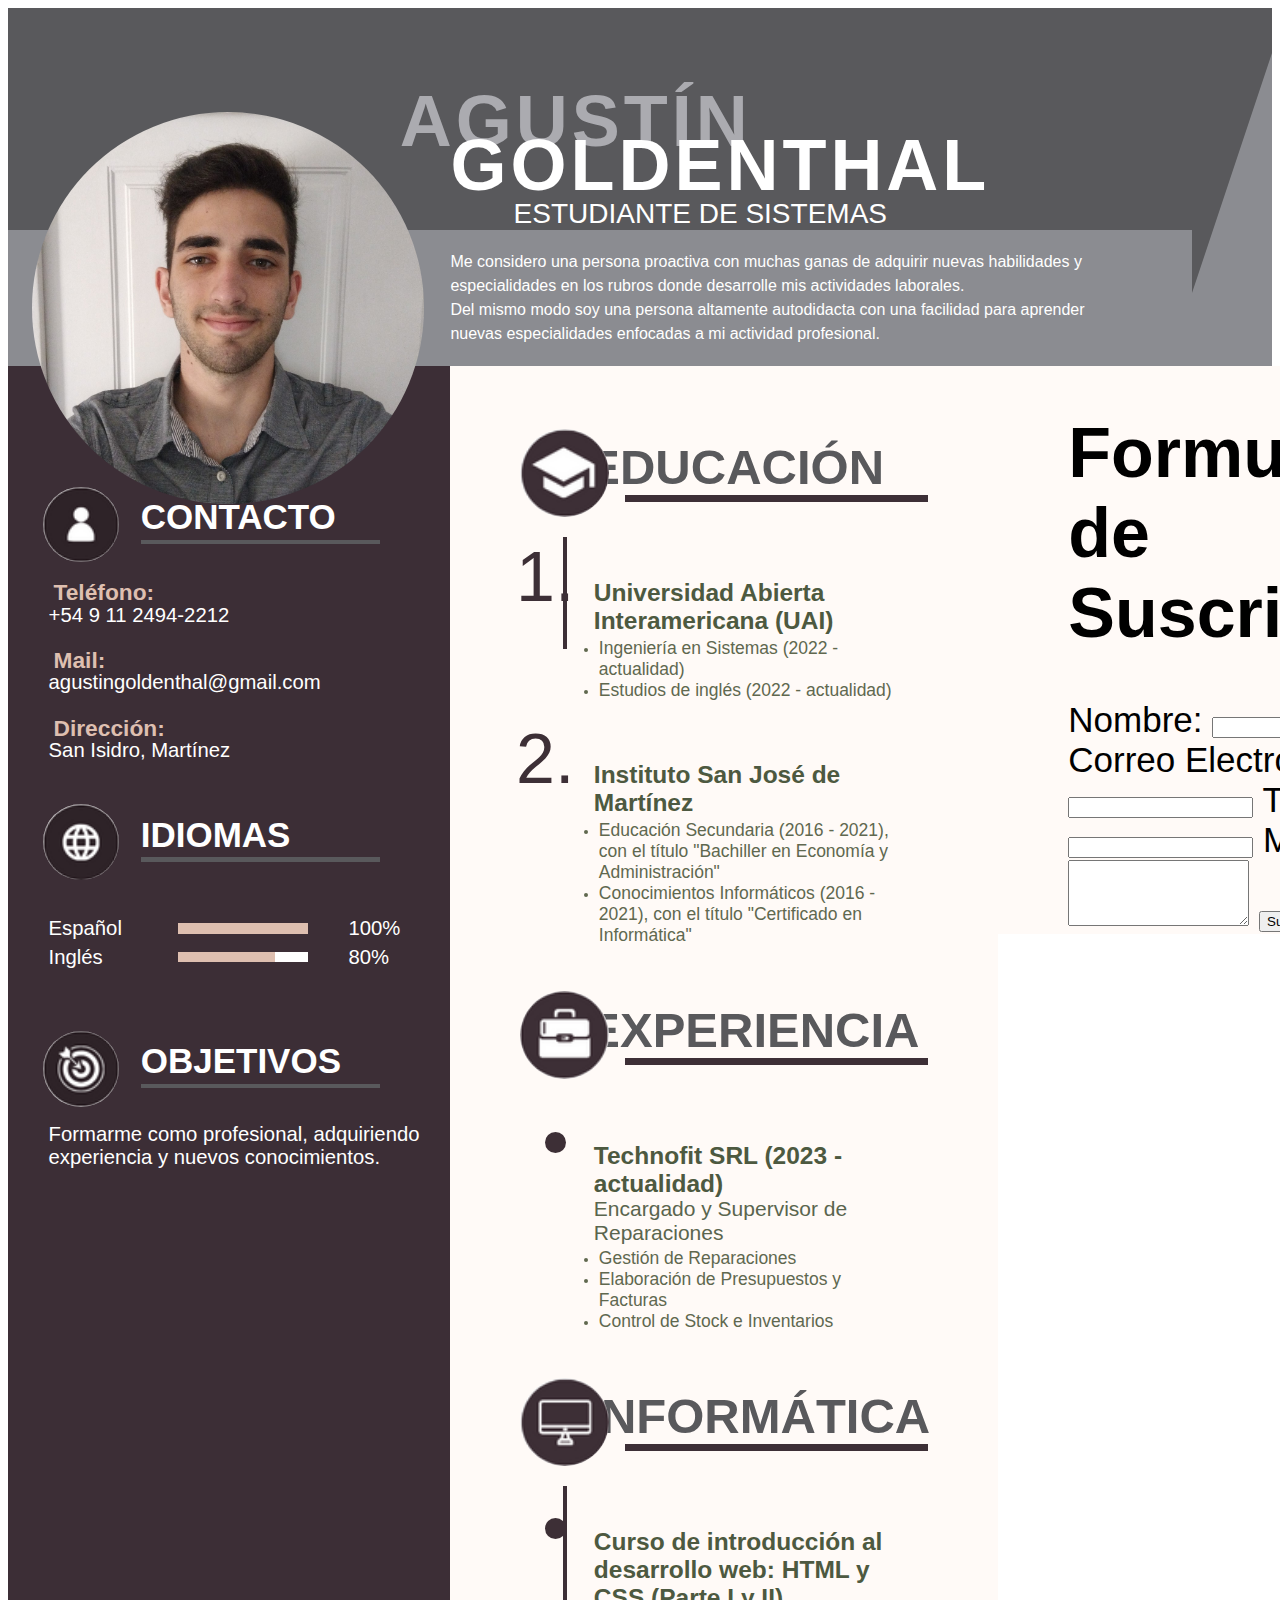
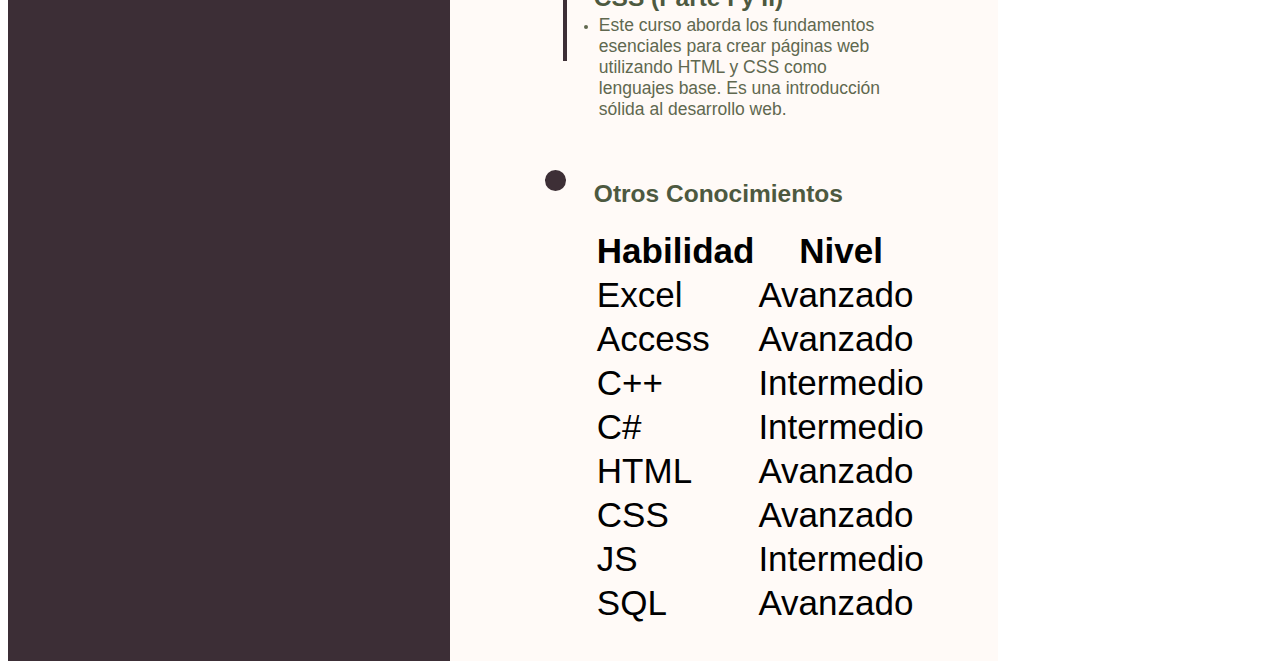
<file: index.html>
<!DOCTYPE html>
<html>

<head>
  <meta charset="utf-8">
  <meta name="viewport" content="width=device-width">
  <title>replit</title>
  <link href="style.css" rel="stylesheet" type="text/css" />
  
  <link rel="preconnect" href="https://fonts.googleapis.com">
  <link rel="preconnect" href="https://fonts.gstatic.com" crossorigin>
  <link href="https://fonts.googleapis.com/css2?family=Josefin+Sans:ital,wght@0,100..700;1,100..700&family=Raleway:ital,wght@0,100..900;1,100..900&display=swap" rel="stylesheet">
</head>

<body>

  <div class="contenedor-general">
    
    <div class="contenedor-arriba">
        
      <img id="foto" src="imagenes/foto.jpg" alt="Foto">
    
      <header> <!-- encabezado -->
        <div class="corte"></div>
        <h2>AGUSTÍN</h2>
        <h1>GOLDENTHAL</h1>
        <h3>ESTUDIANTE DE SISTEMAS</h3>
      </header>
    
      <nav>
        <p class="descripcion">Me considero una persona proactiva con muchas ganas de adquirir nuevas habilidades y especialidades en los rubros donde desarrolle mis actividades laborales. <br>Del mismo modo soy una persona altamente autodidacta con una facilidad para aprender nuevas especialidades enfocadas a mi actividad profesional.</p>
      </nav>

    </div>
    
    <div class="contenedor-abajo">
        
      <aside> <!-- izquierda -->
  
        <div class="contenedor-contacto">
            
          <img src="imagenes/contacto.png" alt="Foto Contacto">    
          
          <h1>CONTACTO</h1>
          <hr class="subrayado">
          <h2>Teléfono:</h2>
          <p>+54 9 11 2494-2212</p>
          <h2>Mail:</h2>
          <p>agustingoldenthal@gmail.com</p>
          <h2>Dirección:</h2>
          <p>San Isidro, Martínez</p>
            
        </div>
  
        
        <div class="contenedor-idiomas">
          
          <img src="imagenes/idiomas.png" alt="Foto Idiomas"> 
    
          <h1>IDIOMAS</h1>
          <hr class="subrayado">
          
          <div class="linea-idiomas">
            <p class="lengua">Español</p>
            <div class="barra">
              <div class="barra-idiomas">
                <div class="total">
                  <div class="progreso" id="español"></div>
                </div>
              </div>
            </div>
            <div class="porcentaje"><p>100%</p></div>
          </div>
          
          <div class="linea-idiomas">
            <p class="lengua">Inglés</p>
            <div class="barra">
              <div class="barra-idiomas">
                <div class="total">
                  <div class="progreso" id="ingles"></div>
                </div>
              </div>
            </div>
            <div class="porcentaje"><p>80%</p></div>
          </div>
            
        </div>
        
        <div class="contenedor-objetivos">
          
          <img src="imagenes/objetivos.png" alt="Foto Objetivos"> 
  
          <h1>OBJETIVOS</h1>
          <hr class="subrayado">
          
          <p>Formarme como profesional, adquiriendo experiencia y nuevos conocimientos.</p>
          
        </div>
        
      </aside>
      
      <section> <!-- derecha -->
        
        <article id="educacion">

          <img src="imagenes/educacion.png" alt="Foto Educación">
          <h1 class="titulo">EDUCACIÓN</h1>
          <hr class="subrayado">
          <div class="union-viñetas" id="u-v-educacion"></div>
          <ol class="lista-externa">
            
            <li>
              <h2 class="subtitulo">Universidad Abierta Interamericana (UAI)</h2>
              <ul class="lista-interna"> 
                <li> <p>Ingeniería en Sistemas (2022 - actualidad)</p> </li>
                <li> <p>Estudios de inglés (2022 - actualidad)</p> </li>
              </ul>
            </li>
            
            <li>
              <h2 class="subtitulo">Instituto San José de Martínez</h2>
              <ul class="lista-interna">
                <li> <p>Educación Secundaria (2016 - 2021), con el título "Bachiller en Economía y Administración"</p> </li>
                <li> <p>Conocimientos Informáticos (2016 - 2021), con el título "Certificado en Informática"</p> </li>
              </ul>
            </li>
            
          </ol>
          
        </article>
        
        <article id="experiencia">

          <img src="imagenes/experiencia.png" alt="Foto Informatica">
          <h1 class="titulo">EXPERIENCIA</h1>
          <hr class="subrayado">
          <div class="union-viñetas" id="u-v-experiencia"></div>
          <ul class="lista-externa">

            <li>
              <h2 class="subtitulo">Technofit SRL (2023 - actualidad)</h2>
              <h3 id="rol-technofit">Encargado y Supervisor de Reparaciones</h3>
              <ul class="lista-interna">
                <li> <p>Gestión de Reparaciones</p> </li>
                <li> <p>Elaboración de Presupuestos y Facturas</p> </li>
                <li> <p>Control de Stock e Inventarios</p> </li>
              </ul>
            </li>
                
          </ul>
          
        </article>
        
        <article id="informatica">

          <img src="imagenes/informatica.png" alt="Foto Informatica">
          <h1 class="titulo">INFORMÁTICA</h1>
          <hr class="subrayado">
          <div class="union-viñetas" id="u-v-informatica"></div>
          <ul class="lista-externa">

            <li>
              <h2 class="subtitulo">Curso de introducción al desarrollo web: HTML y CSS (Parte I y II)</h2>
              <ul class="lista-interna"> 
                <li> <p> Este curso aborda los fundamentos esenciales para crear páginas web utilizando
                  HTML y CSS como lenguajes base. Es una introducción sólida al desarrollo web.</p> </li>
              </ul>
            </li>
  
            <li>
              <h2 class="subtitulo">Otros Conocimientos</h2>
              <table class="tabla-conocimientos">
                <thead>
                  <tr>
                    <th>Habilidad</th>
                    <th>Nivel</th>
                  </tr>
                </thead>
                <tbody>
                  <tr>
                    <td>Excel</td>
                    <td>Avanzado</td>
                  </tr>
                  <tr>
                    <td>Access</td>
                    <td>Avanzado</td>
                  </tr>
                  <tr>
                    <td>C++</td>
                    <td>Intermedio</td>
                  </tr>
                  <tr>
                    <td>C#</td>
                    <td>Intermedio</td>
                  </tr>
                  <tr>
                    <td>HTML</td>
                    <td>Avanzado</td>
                  </tr>
                  <tr>
                    <td>CSS</td>
                    <td>Avanzado</td>
                  </tr>
                  <tr>
                    <td>JS</td>
                    <td>Intermedio</td>
                  </tr>
                  <tr>
                    <td>SQL</td>
                    <td>Avanzado</td>
                  </tr>
                </tbody>
              </table>
            </li>
            
          </ul>
          
        </article>
        
      </section>

      <!-- Formulario de suscripción -->
      <section id="suscripcion">
        <h1>Formulario de Suscripción</h1>
        <form action="#" method="POST">
          <label for="nombre">Nombre:</label>
          <input type="text" id="nombre" name="nombre" required>
          
          <label for="correo">Correo Electrónico:</label>
          <input type="email" id="correo" name="correo" required>
          
          <label for="telefono">Teléfono:</label>
          <input type="tel" id="telefono" name="telefono" required>
          
          <label for="mensaje">Mensaje:</label>
          <textarea id="mensaje" name="mensaje" rows="4" required></textarea>
          
          <button type="submit">Suscribirse</button>
        </form>
      </section>

    </div>
    
  </div>

</body>

</html>
</file>
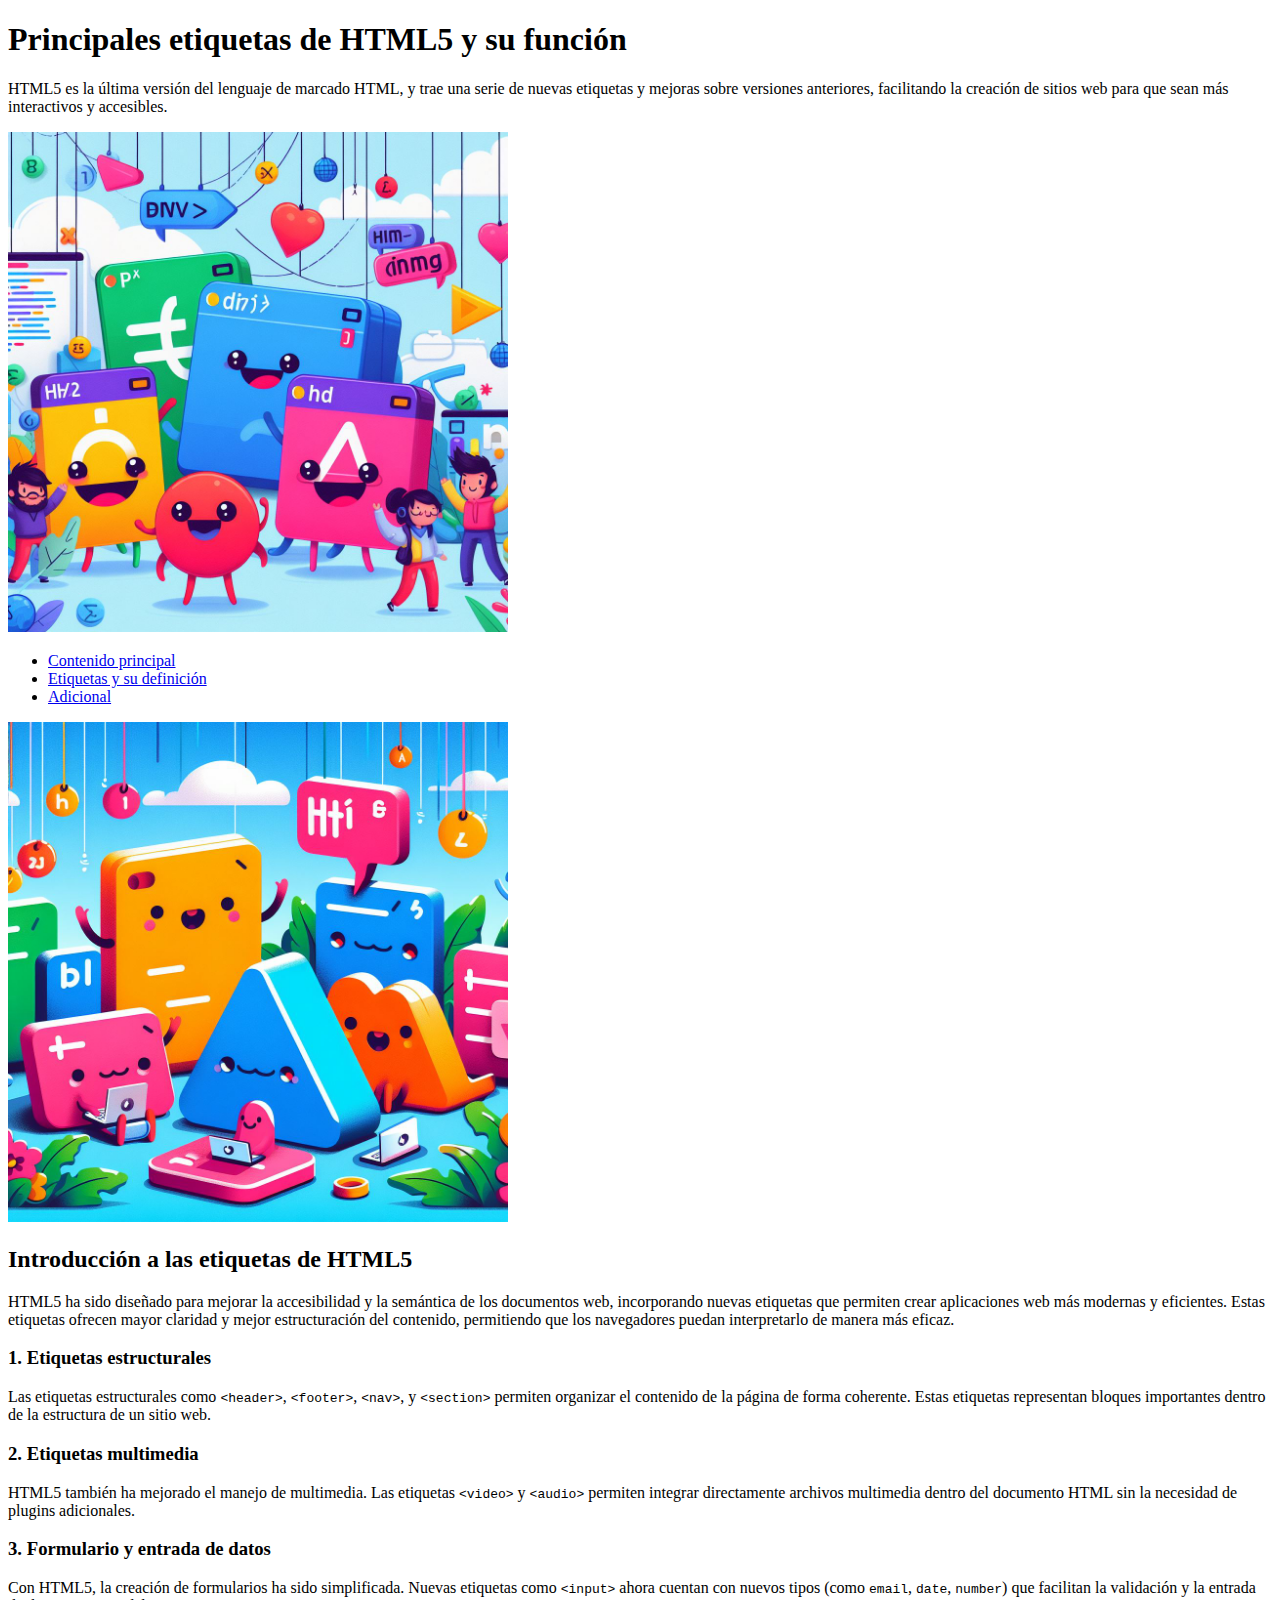
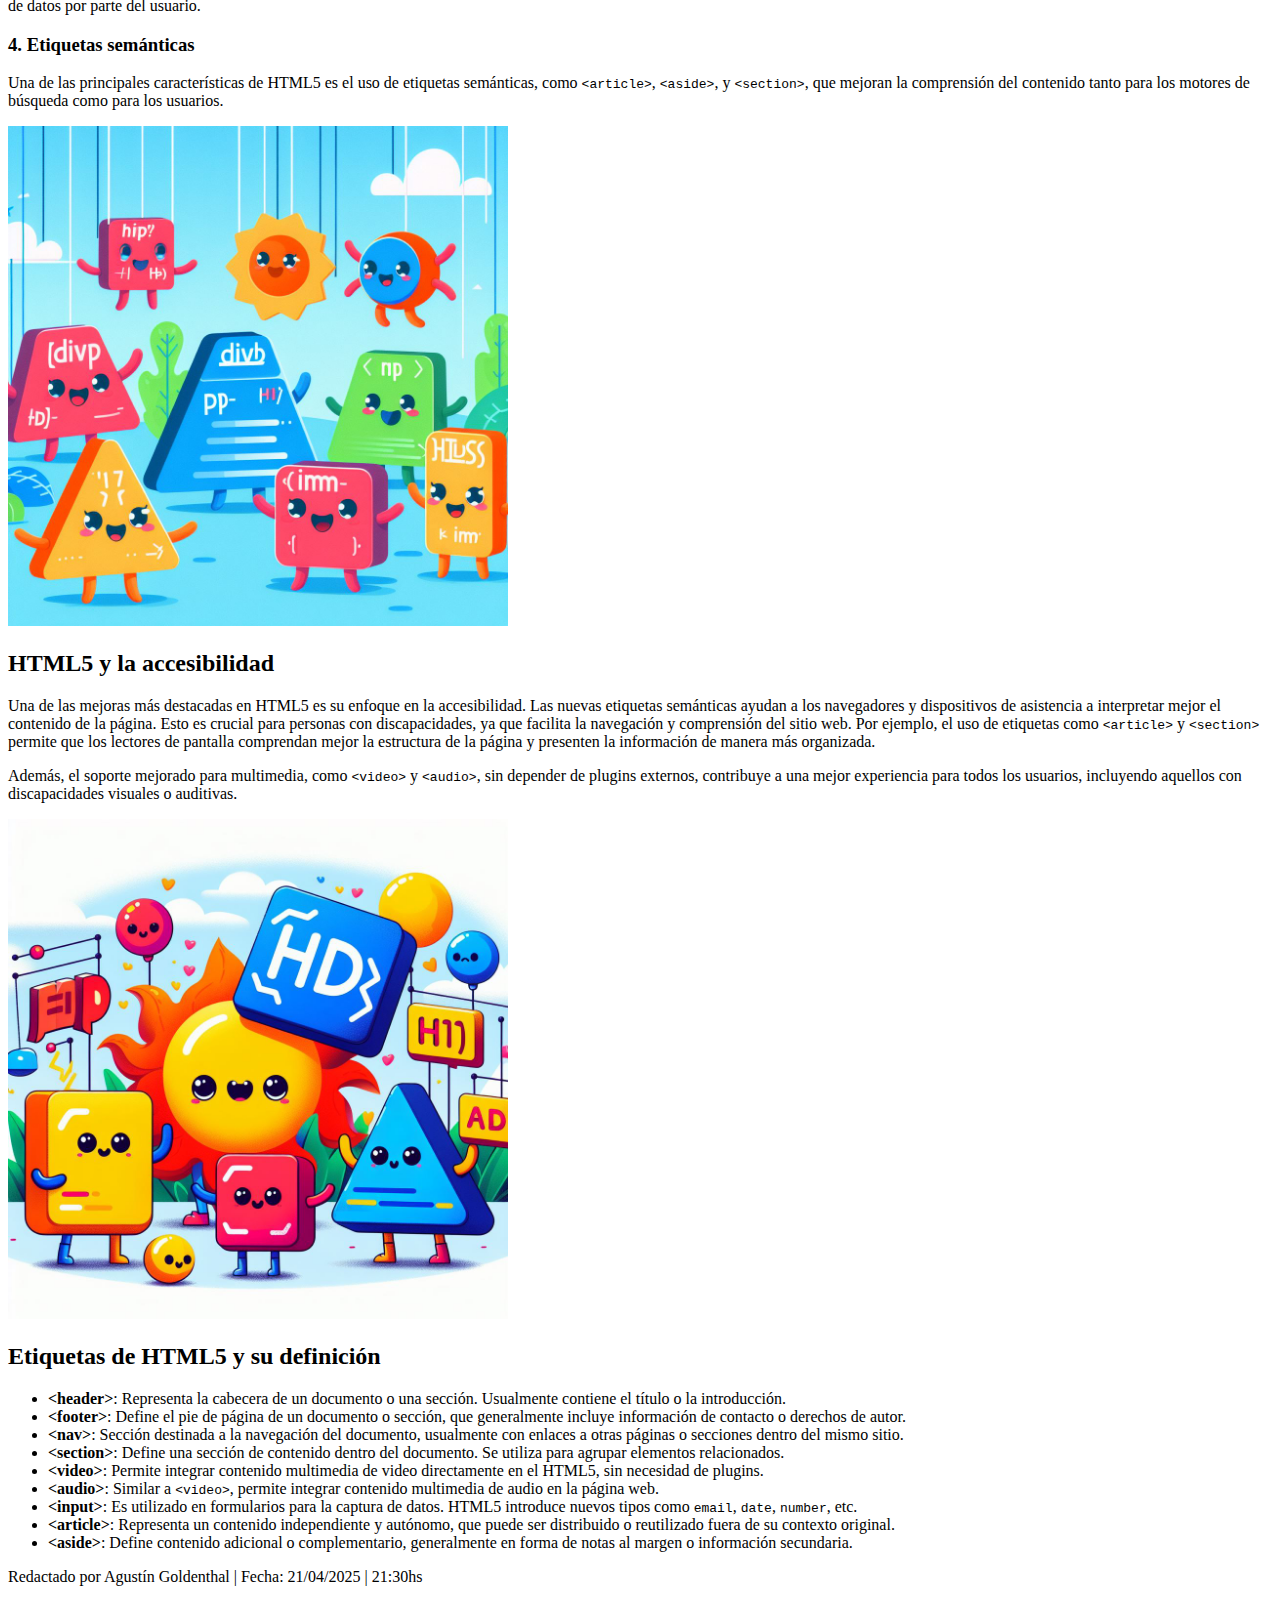
<file: Ejercicio Clase 3/src/Index.html>
<!DOCTYPE html>
<html lang="es">
   <head>
      <meta charset="UTF-8">
      <meta name="viewport" content="width=device-width, initial-scale=1.0">
      <title>Principales etiquetas de HTML5 y su función</title>
   </head>
   <body>
      <!-- Contenido del cuerpo del documento HTML -->

      <header>
         <!-- Cabecera del documento -->
         <h1>Principales etiquetas de HTML5 y su función</h1>
         <p>HTML5 es la última versión del lenguaje de marcado HTML, y trae una serie de nuevas etiquetas y mejoras sobre versiones anteriores, facilitando la creación de sitios web para que sean más interactivos y accesibles.</p>
      </header>
      
      <nav>
         <!-- Barra de navegación -->

         <!-- Ruta relativa a image4.jpg -->
         <img src="Assets/extras/image4.jpg" alt="Definiciones de etiquetas HTML5" width="500">

         <ul>
            <li><a href="#section">Contenido principal</a></li>
            <li><a href="#aside">Etiquetas y su definición</a></li>
            <li><a href="#article">Adicional</a></li>
         </ul>    

      </nav>

      <section id="section">
         <!-- Sección de contenido principal -->

         <!-- Ruta relativa a image1.jpg -->
         <img src="../image1.jpg" alt="HTML5 y sus mejoras" width="500">

         <h2>Introducción a las etiquetas de HTML5</h2>
         <p>HTML5 ha sido diseñado para mejorar la accesibilidad y la semántica de los documentos web, 
            incorporando nuevas etiquetas que permiten crear aplicaciones web más modernas y eficientes. 
            Estas etiquetas ofrecen mayor claridad y mejor estructuración del contenido, permitiendo que los 
            navegadores puedan interpretarlo de manera más eficaz.</p>

         <h3>1. Etiquetas estructurales</h3>
         <p>Las etiquetas estructurales como <code>&lt;header&gt;</code>, <code>&lt;footer&gt;</code>, 
            <code>&lt;nav&gt;</code>, y <code>&lt;section&gt;</code> permiten organizar el contenido de la 
            página de forma coherente. Estas etiquetas representan bloques importantes dentro de la estructura 
            de un sitio web.</p>

         <h3>2. Etiquetas multimedia</h3>
         <p>HTML5 también ha mejorado el manejo de multimedia. Las etiquetas <code>&lt;video&gt;</code> y 
            <code>&lt;audio&gt;</code> permiten integrar directamente archivos multimedia dentro del documento 
            HTML sin la necesidad de plugins adicionales.</p>

         <h3>3. Formulario y entrada de datos</h3>
         <p>Con HTML5, la creación de formularios ha sido simplificada. Nuevas etiquetas como 
            <code>&lt;input&gt;</code> ahora cuentan con nuevos tipos (como <code>email</code>, <code>date</code>,
             <code>number</code>) que facilitan la validación y la entrada de datos por parte del usuario.</p>

         <h3>4. Etiquetas semánticas</h3>
         <p>Una de las principales características de HTML5 es el uso de etiquetas semánticas, como 
            <code>&lt;article&gt;</code>, <code>&lt;aside&gt;</code>, y <code>&lt;section&gt;</code>, que mejoran
             la comprensión del contenido tanto para los motores de búsqueda como para los usuarios.</p>

      </section>

      <article id="article">
         <!-- Artículo o contenido independiente -->

         <!-- Ruta relativa a image2.jpg -->
         <img src="image2.jpg" alt="Etiquetas semánticas en HTML5" width="500">

         <h2>HTML5 y la accesibilidad</h2>
         <p>Una de las mejoras más destacadas en HTML5 es su enfoque en la accesibilidad. Las nuevas etiquetas
            semánticas ayudan a los navegadores y dispositivos de asistencia a interpretar mejor el contenido de la
            página. Esto es crucial para personas con discapacidades, ya que facilita la navegación y comprensión
               del sitio web. Por ejemplo, el uso de etiquetas como <code>&lt;article&gt;</code> y 
               <code>&lt;section&gt;</code> permite que los lectores de pantalla comprendan mejor la estructura de la
               página y presenten la información de manera más organizada.</p>
         <p>Además, el soporte mejorado para multimedia, como <code>&lt;video&gt;</code> y <code>&lt;audio&gt;</code>,
            sin depender de plugins externos, contribuye a una mejor experiencia para todos los usuarios, incluyendo
            aquellos con discapacidades visuales o auditivas.</p>

      </article>

      <aside id="aside">
         <!-- Contenido relacionado o complementario al contenido principal -->

         <!-- Ruta relativa a image3.jpg -->
         <img src="Assets/image3.jpg" alt="Accesibilidad en HTML5" width="500">

         <h2>Etiquetas de HTML5 y su definición</h2>
         <ul>
            <li><strong>&lt;header&gt;</strong>: Representa la cabecera de un documento o una sección. Usualmente 
               contiene el título o la introducción.</li>
            <li><strong>&lt;footer&gt;</strong>: Define el pie de página de un documento o sección, que generalmente 
               incluye información de contacto o derechos de autor.</li>
            <li><strong>&lt;nav&gt;</strong>: Sección destinada a la navegación del documento, usualmente con enlaces
               a otras páginas o secciones dentro del mismo sitio.</li>
            <li><strong>&lt;section&gt;</strong>: Define una sección de contenido dentro del documento. Se utiliza para
               agrupar elementos relacionados.</li>
            <li><strong>&lt;video&gt;</strong>: Permite integrar contenido multimedia de video directamente en el HTML5,
               sin necesidad de plugins.</li>
            <li><strong>&lt;audio&gt;</strong>: Similar a <code>&lt;video&gt;</code>, permite integrar contenido 
               multimedia de audio en la página web.</li>
            <li><strong>&lt;input&gt;</strong>: Es utilizado en formularios para la captura de datos. HTML5 introduce 
               nuevos tipos como <code>email</code>, <code>date</code>, <code>number</code>, etc.</li>
            <li><strong>&lt;article&gt;</strong>: Representa un contenido independiente y autónomo, que puede ser 
               distribuido o reutilizado fuera de su contexto original.</li>
            <li><strong>&lt;aside&gt;</strong>: Define contenido adicional o complementario, generalmente en forma de 
               notas al margen o información secundaria.</li>
         </ul>

      </aside>

      <footer>
         <!-- Pie de página -->

         <p>Redactado por Agustín Goldenthal | Fecha: 21/04/2025 | 21:30hs</p>
      </footer>

   </body>
</html>
</file>
<file: style.css>
html {
  /*height: 1920px;*/
  width: 100%;
  font-size: 80px;
}

  body {
    height: 100%;
    position: relative;
    font-family: 'Poppins', sans-serif;
  }
  
    #foto{
      position: absolute;
      top: 1.3em;
      margin-left: 0.3em;
      width: 31%;
      border-radius: 50%;
      z-index: 0;
    }
    
    .corte {
      content: "";
      right:0;
      top: 0.56em;
      position: absolute;
      border-bottom: 3em solid #8B8C91;
      border-left: 1em solid #59595C;
      margin-bottom: 1.96em;
    }
    header {
      background-color: #59595C;
      text-align: left;
      letter-spacing: 4px;
    }

      header h1 {
        margin-bottom: -0.5em;
        font-size: 0.9em;
        margin-left: 35%;
        font-weight: 650;
        color: white;
      }
      header h2 {
        margin-top: 0;
        padding-top: 1em;
        font-size: 0.9em;
        margin-left: 31%;
        color: #ABABB0;
        margin-bottom: -1.2em;
      }
      header h3 {
        font-size: 0.35em;
        padding-left: 40%;
        font-weight: 300;
        color: white;
        margin-bottom: auto;
        letter-spacing: 0;
      }
    
    nav {
      background-color: #8B8C91;
      font-weight: 300;
      font-size: 0.2em;
      padding-left: 35%;
      padding-right: 11%;
      padding-bottom: 0.25em;
      padding-top: 0.25em;
      color: white;
      line-height: 1.5em;
    }

    .contenedor-abajo {
      font-size: 35px;
      display: flex;
      height: 100%;
    }

    aside {
      min-height: 100%;
      padding-top: 0.25em;
      width: 35%;
      min-width: 35%;
      left: 0;
      background-color: #3C2E36;
      right: 2em;
    }

      .contenedor-contacto{
        margin-top: 3.5em;
      }
  
        aside img {
          position: absolute;
          margin-left: 1em;
          margin-top: -0.3em;
          height: auto;
          width: 6%;
          border-radius: 50%;
          z-index: 0;
        }
        aside h1 {
          font-weight: 600;
          font-size: 1em;
          color: white;
          padding-left: 30%;
          margin-top: 1.5em;
        }
        aside .subrayado {
          margin-left: 30%;
          margin-top: -0.6em;
          margin-bottom: 1em;
          margin-right: 2em;
          background-color: #59595C;
          height: 0.13em;
          border: none;
        }
        aside h2 {
          font-weight: 600;
          font-size: 0.65em;
          color: #DEBFB0;
          padding-left: 2em;
          margin-bottom: -1em;
        }
        aside p {
          padding-left: 2em;
          font-weight: 300;
          font-size: 0.58em;
          color: white;
        }

      .contenedor-idiomas{}

        .linea-idiomas:first-of-type {
          margin-bottom: -1em;
        }
        .linea-idiomas {
          width: 100%;
          display: flex;
          align-items: center;
          justify-content: space-between;
        }
        
          .lengua{
            width: 30%;
            text-align: left;
            padding-left: 2em;
          }
          .barra{
            width: 30%;
          }

            .barra-idiomas {
              width: 100%;
              background-color: white;
            }
            .barra-idiomas div {
              height: 0.3em;
            }
            
              .total {
                width: 100%;
                background-color: white;
              }
        
                .progreso {
                  background: #DEBFB0;
                  /*display: flex;*/
                }
                #español {
                  width: 100%;
                }
                #ingles {
                  width: 75%;
                }

          .porcentaje {
            width: 33%;
            text-align: left;
            padding-left: 0;
          }

      .contenedor-objetivos{}


    section {
      background-color: #FFFAF7;
      width: 65%;
      height: 100%;
      right: 10em;
      padding-left: 2em;
    }

      article {}
      
        .titulo {
          font-weight: 600;
          font-size: 1.4em;
          color: #59595C;
          margin-bottom:0;
          padding-left: 14%;
          margin-top: 1.5em;
          padding-top: -10px;
        }
        
        .subtitulo {
          font-weight: 600;
          font-size: 0.7em;
          color: #4D5940;
        }
        #rol-technofit {
          font-weight: 400;
          font-size: 0.6em;
          color: #5A654E;
          margin-top: -1em;
        }
        
        article .subrayado {
          background-color:#3D2F36;
          margin: -0em 2em 1em 3em; /*top right bottom left*/
          height: 0.2em;
          border: none;
        }
        
        article img {
          position: absolute;
          margin-top: -0.3em;
          height: auto;
          width: 7%;
          border-radius: 50%;
          z-index: 0;
        }
        
        .lista-externa li::marker {
          color: #3D2F36;
          font-size: 2em;
          height: 2em;
          display: inline-block;
        }
        .lista-externa {
          
          margin-right: 3em;
          margin-left: 7%;
        }
          .lista-externa li{
            margin-bottom: 1em;
          }
          .union-viñetas {
            position: absolute;
            background-color: #3D2F36;
            margin-left: 3.4%; /*top right bottom left*/
            height: 0;
            border: none;
            width: .1em;
          }
          #u-v-educacion {
            height: 3.2em;
          }
          #u-v-informatica {
            height: 5em;
          }
          #otros-conocimientos {
            columns:2;
          }
            .lista-interna {
              color: #60684F;
              list-style-type: disc;
              font-size: 0.5em;
            }
            .lista-interna li::marker {
              color: #60684F;
              font-size: 0.8em;
            }
            .lista-interna li{
              margin-left: -2em;
              margin-top: -1em;
              margin-bottom: -1em;
            }
/*
a {
  text-decoration: none;
  margin:0;
  color:red;
  text-align: center;
  padding: 4px;
}
a:hover, a:active{
  color: orange;
}
.sin-estilo {
  list-style-type: none;
  margin: 0; 
  padding: 0;
}
*/
</file>
